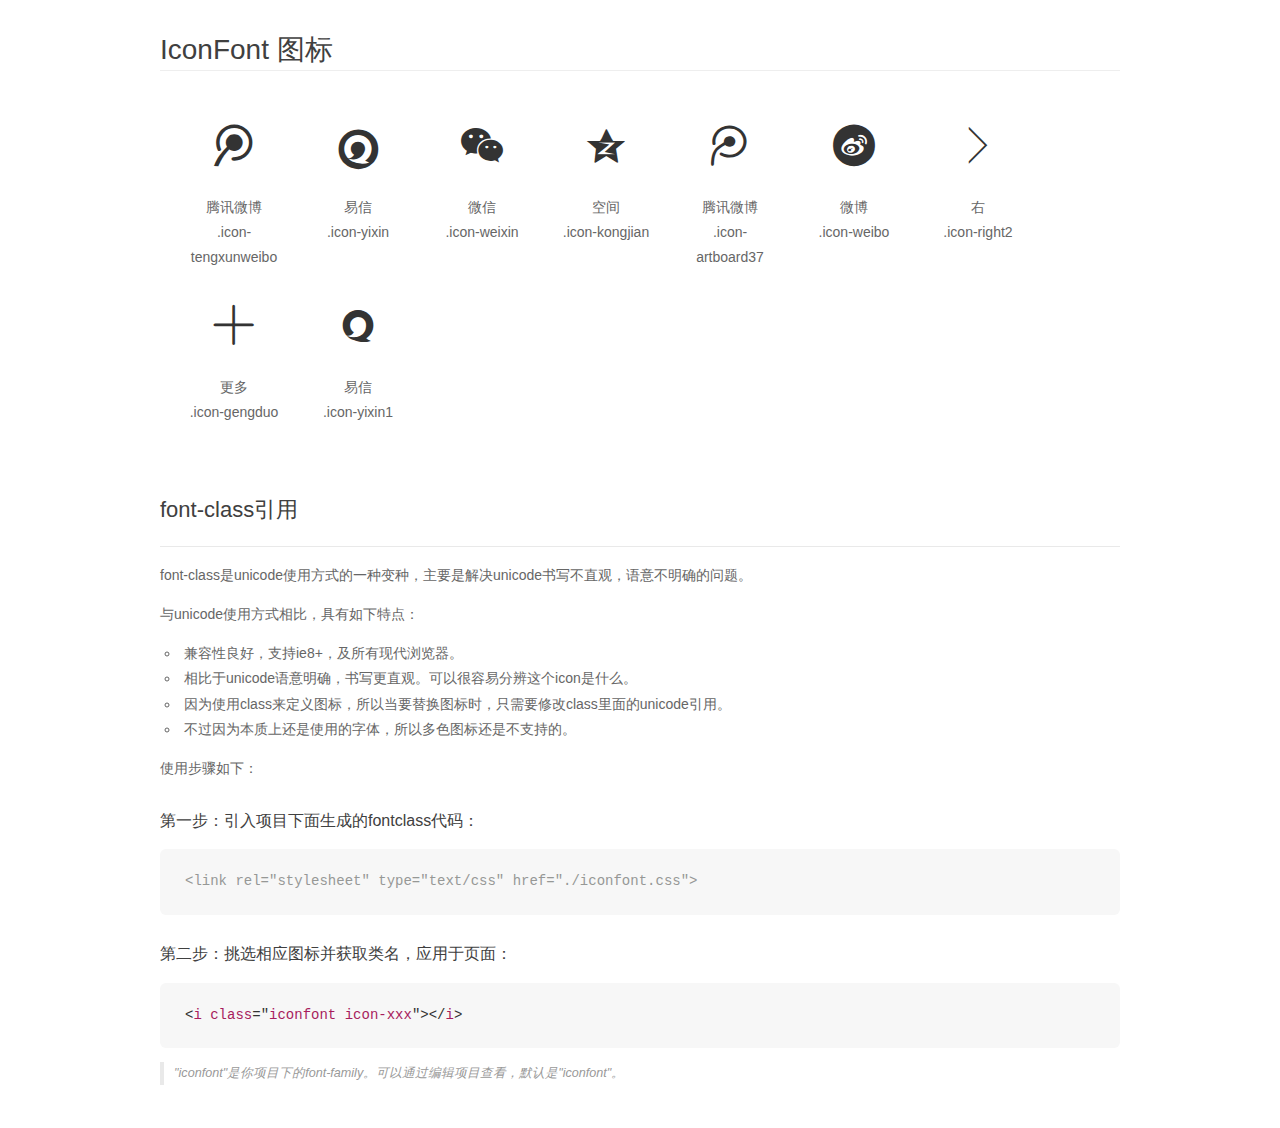
<file: iconfont/demo_fontclass.html>
<!DOCTYPE html>
<html>
<head>
    <meta charset="utf-8"/>
    <title>IconFont</title>
    <link rel="stylesheet" href="demo.css">
    <link rel="stylesheet" href="iconfont.css">
</head>
<body>
    <div class="main markdown">
        <h1>IconFont 图标</h1>
        <ul class="icon_lists clear">
            
                <li>
                <i class="icon iconfont icon-tengxunweibo"></i>
                    <div class="name">腾讯微博</div>
                    <div class="fontclass">.icon-tengxunweibo</div>
                </li>
            
                <li>
                <i class="icon iconfont icon-yixin"></i>
                    <div class="name">易信</div>
                    <div class="fontclass">.icon-yixin</div>
                </li>
            
                <li>
                <i class="icon iconfont icon-weixin"></i>
                    <div class="name">微信</div>
                    <div class="fontclass">.icon-weixin</div>
                </li>
            
                <li>
                <i class="icon iconfont icon-kongjian"></i>
                    <div class="name">空间</div>
                    <div class="fontclass">.icon-kongjian</div>
                </li>
            
                <li>
                <i class="icon iconfont icon-artboard37"></i>
                    <div class="name">腾讯微博</div>
                    <div class="fontclass">.icon-artboard37</div>
                </li>
            
                <li>
                <i class="icon iconfont icon-weibo"></i>
                    <div class="name">微博</div>
                    <div class="fontclass">.icon-weibo</div>
                </li>
            
                <li>
                <i class="icon iconfont icon-right2"></i>
                    <div class="name">右</div>
                    <div class="fontclass">.icon-right2</div>
                </li>
            
                <li>
                <i class="icon iconfont icon-gengduo"></i>
                    <div class="name">更多</div>
                    <div class="fontclass">.icon-gengduo</div>
                </li>
            
                <li>
                <i class="icon iconfont icon-yixin1"></i>
                    <div class="name">易信</div>
                    <div class="fontclass">.icon-yixin1</div>
                </li>
            
        </ul>

        <h2 id="font-class-">font-class引用</h2>
        <hr>

        <p>font-class是unicode使用方式的一种变种，主要是解决unicode书写不直观，语意不明确的问题。</p>
        <p>与unicode使用方式相比，具有如下特点：</p>
        <ul>
        <li>兼容性良好，支持ie8+，及所有现代浏览器。</li>
        <li>相比于unicode语意明确，书写更直观。可以很容易分辨这个icon是什么。</li>
        <li>因为使用class来定义图标，所以当要替换图标时，只需要修改class里面的unicode引用。</li>
        <li>不过因为本质上还是使用的字体，所以多色图标还是不支持的。</li>
        </ul>
        <p>使用步骤如下：</p>
        <h3 id="-fontclass-">第一步：引入项目下面生成的fontclass代码：</h3>


        <pre><code class="lang-js hljs javascript"><span class="hljs-comment">&lt;link rel="stylesheet" type="text/css" href="./iconfont.css"&gt;</span></code></pre>
        <h3 id="-">第二步：挑选相应图标并获取类名，应用于页面：</h3>
        <pre><code class="lang-css hljs">&lt;<span class="hljs-selector-tag">i</span> <span class="hljs-selector-tag">class</span>="<span class="hljs-selector-tag">iconfont</span> <span class="hljs-selector-tag">icon-xxx</span>"&gt;&lt;/<span class="hljs-selector-tag">i</span>&gt;</code></pre>
        <blockquote>
        <p>"iconfont"是你项目下的font-family。可以通过编辑项目查看，默认是"iconfont"。</p>
        </blockquote>
    </div>
</body>
</html>
</file>
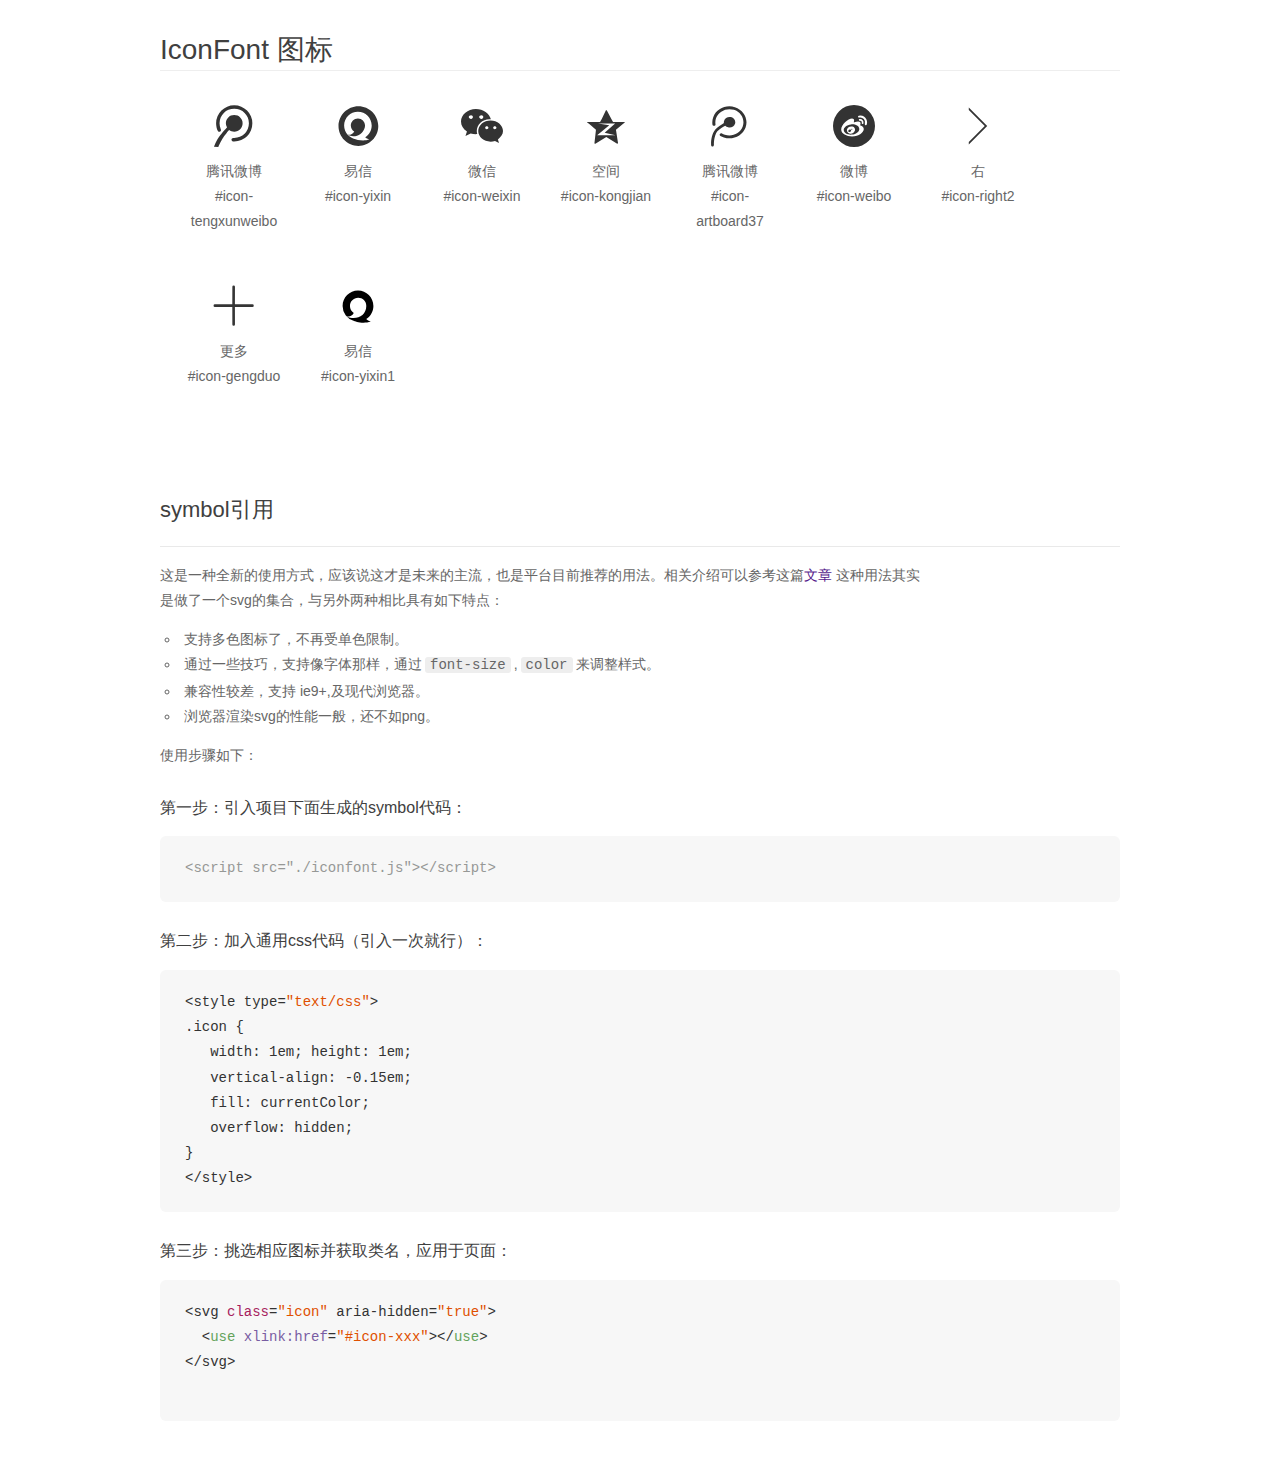
<file: iconfont/demo_symbol.html>
<!DOCTYPE html>
<html>
<head>
    <meta charset="utf-8"/>
    <title>IconFont</title>
    <link rel="stylesheet" href="demo.css">
    <script src="iconfont.js"></script>

    <style type="text/css">
        .icon {
          /* 通过设置 font-size 来改变图标大小 */
          width: 1em; height: 1em;
          /* 图标和文字相邻时，垂直对齐 */
          vertical-align: -0.15em;
          /* 通过设置 color 来改变 SVG 的颜色/fill */
          fill: currentColor;
          /* path 和 stroke 溢出 viewBox 部分在 IE 下会显示
             normalize.css 中也包含这行 */
          overflow: hidden;
        }

    </style>
</head>
<body>
    <div class="main markdown">
        <h1>IconFont 图标</h1>
        <ul class="icon_lists clear">
            
                <li>
                    <svg class="icon" aria-hidden="true">
                        <use xlink:href="#icon-tengxunweibo"></use>
                    </svg>
                    <div class="name">腾讯微博</div>
                    <div class="fontclass">#icon-tengxunweibo</div>
                </li>
            
                <li>
                    <svg class="icon" aria-hidden="true">
                        <use xlink:href="#icon-yixin"></use>
                    </svg>
                    <div class="name">易信</div>
                    <div class="fontclass">#icon-yixin</div>
                </li>
            
                <li>
                    <svg class="icon" aria-hidden="true">
                        <use xlink:href="#icon-weixin"></use>
                    </svg>
                    <div class="name">微信</div>
                    <div class="fontclass">#icon-weixin</div>
                </li>
            
                <li>
                    <svg class="icon" aria-hidden="true">
                        <use xlink:href="#icon-kongjian"></use>
                    </svg>
                    <div class="name">空间</div>
                    <div class="fontclass">#icon-kongjian</div>
                </li>
            
                <li>
                    <svg class="icon" aria-hidden="true">
                        <use xlink:href="#icon-artboard37"></use>
                    </svg>
                    <div class="name">腾讯微博</div>
                    <div class="fontclass">#icon-artboard37</div>
                </li>
            
                <li>
                    <svg class="icon" aria-hidden="true">
                        <use xlink:href="#icon-weibo"></use>
                    </svg>
                    <div class="name">微博</div>
                    <div class="fontclass">#icon-weibo</div>
                </li>
            
                <li>
                    <svg class="icon" aria-hidden="true">
                        <use xlink:href="#icon-right2"></use>
                    </svg>
                    <div class="name">右</div>
                    <div class="fontclass">#icon-right2</div>
                </li>
            
                <li>
                    <svg class="icon" aria-hidden="true">
                        <use xlink:href="#icon-gengduo"></use>
                    </svg>
                    <div class="name">更多</div>
                    <div class="fontclass">#icon-gengduo</div>
                </li>
            
                <li>
                    <svg class="icon" aria-hidden="true">
                        <use xlink:href="#icon-yixin1"></use>
                    </svg>
                    <div class="name">易信</div>
                    <div class="fontclass">#icon-yixin1</div>
                </li>
            
        </ul>


        <h2 id="symbol-">symbol引用</h2>
        <hr>

        <p>这是一种全新的使用方式，应该说这才是未来的主流，也是平台目前推荐的用法。相关介绍可以参考这篇<a href="">文章</a>
        这种用法其实是做了一个svg的集合，与另外两种相比具有如下特点：</p>
        <ul>
          <li>支持多色图标了，不再受单色限制。</li>
          <li>通过一些技巧，支持像字体那样，通过<code>font-size</code>,<code>color</code>来调整样式。</li>
          <li>兼容性较差，支持 ie9+,及现代浏览器。</li>
          <li>浏览器渲染svg的性能一般，还不如png。</li>
        </ul>
        <p>使用步骤如下：</p>
        <h3 id="-symbol-">第一步：引入项目下面生成的symbol代码：</h3>
        <pre><code class="lang-js hljs javascript"><span class="hljs-comment">&lt;script src="./iconfont.js"&gt;&lt;/script&gt;</span></code></pre>
        <h3 id="-css-">第二步：加入通用css代码（引入一次就行）：</h3>
        <pre><code class="lang-js hljs javascript">&lt;style type=<span class="hljs-string">"text/css"</span>&gt;
.icon {
   width: <span class="hljs-number">1</span>em; height: <span class="hljs-number">1</span>em;
   vertical-align: <span class="hljs-number">-0.15</span>em;
   fill: currentColor;
   overflow: hidden;
}
&lt;<span class="hljs-regexp">/style&gt;</span></code></pre>
        <h3 id="-">第三步：挑选相应图标并获取类名，应用于页面：</h3>
        <pre><code class="lang-js hljs javascript">&lt;svg <span class="hljs-class"><span class="hljs-keyword">class</span></span>=<span class="hljs-string">"icon"</span> aria-hidden=<span class="hljs-string">"true"</span>&gt;<span class="xml"><span class="hljs-tag">
  &lt;<span class="hljs-name">use</span> <span class="hljs-attr">xlink:href</span>=<span class="hljs-string">"#icon-xxx"</span>&gt;</span><span class="hljs-tag">&lt;/<span class="hljs-name">use</span>&gt;</span>
</span>&lt;<span class="hljs-regexp">/svg&gt;
        </span></code></pre>
    </div>
</body>
</html>
</file>
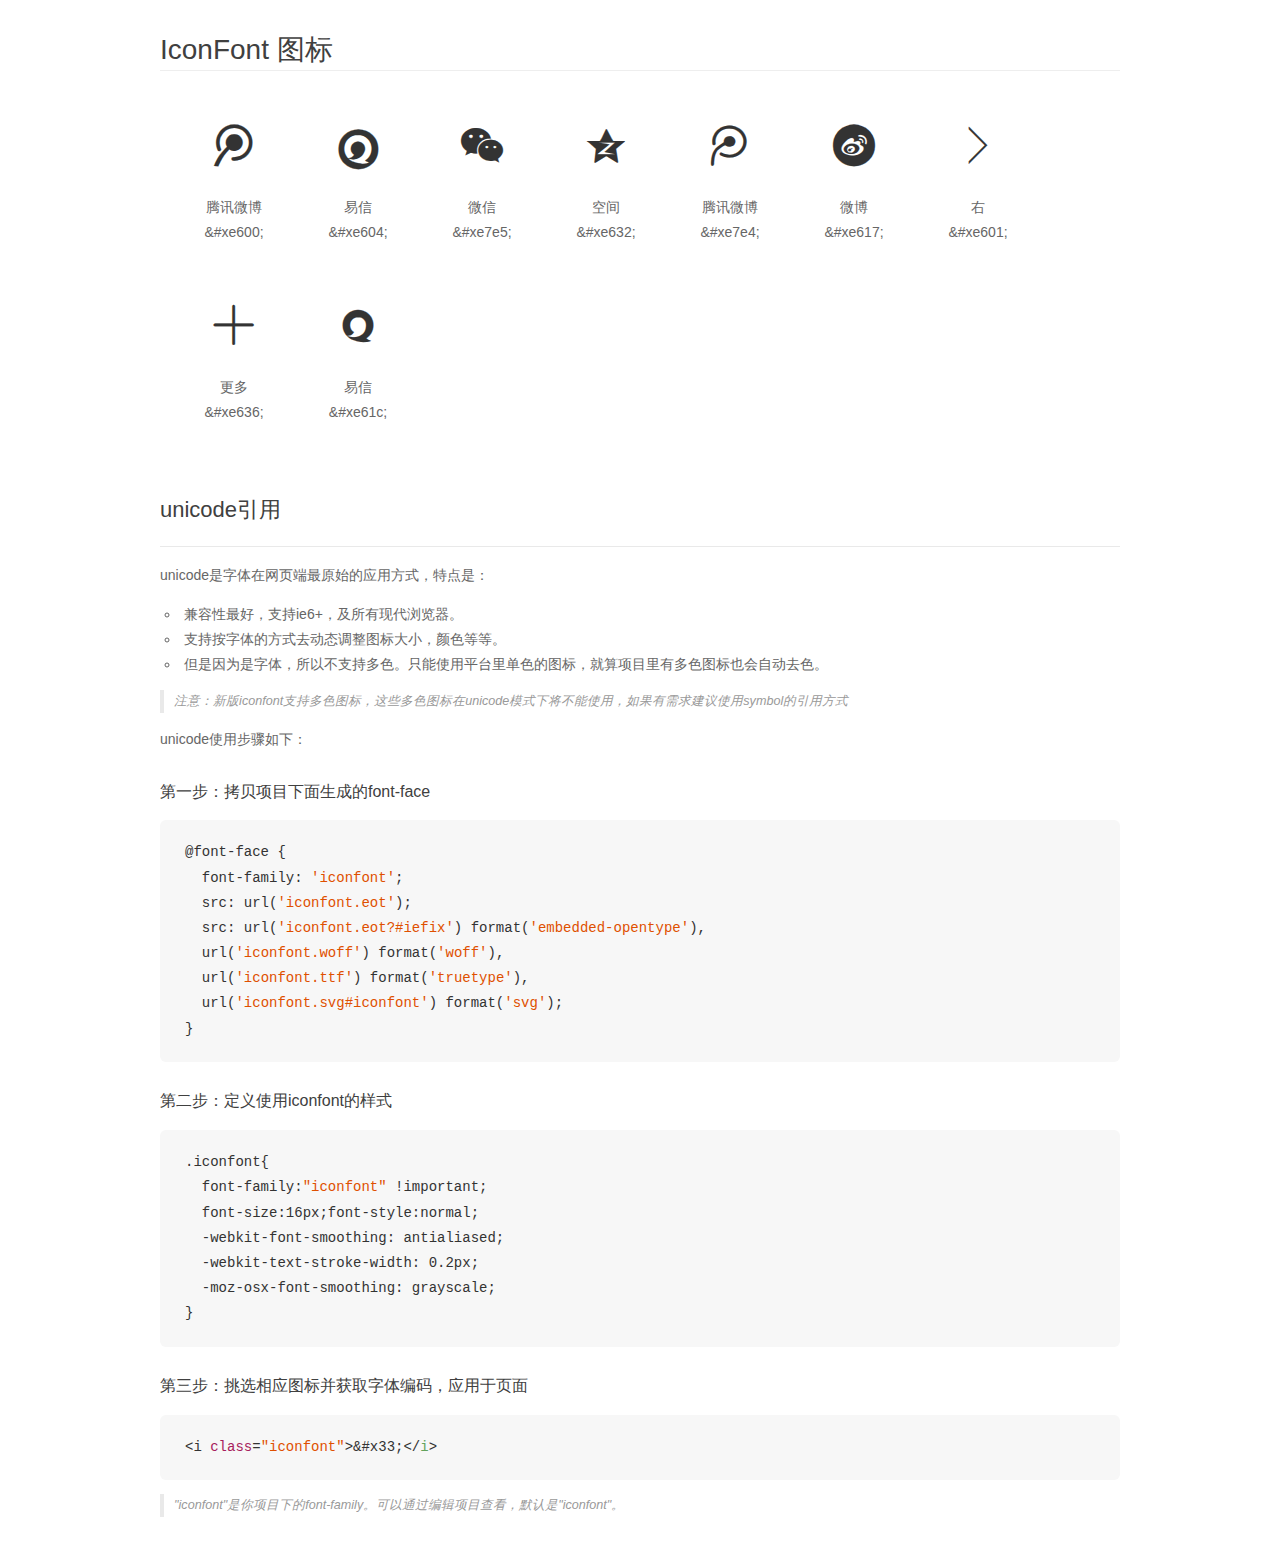
<file: iconfont/demo_unicode.html>
<!DOCTYPE html>
<html>
<head>
    <meta charset="utf-8"/>
    <title>IconFont</title>
    <link rel="stylesheet" href="demo.css">

    <style type="text/css">

        @font-face {font-family: "iconfont";
          src: url('iconfont.eot'); /* IE9*/
          src: url('iconfont.eot#iefix') format('embedded-opentype'), /* IE6-IE8 */
          url('iconfont.woff') format('woff'), /* chrome, firefox */
          url('iconfont.ttf') format('truetype'), /* chrome, firefox, opera, Safari, Android, iOS 4.2+*/
          url('iconfont.svg#iconfont') format('svg'); /* iOS 4.1- */
        }

        .iconfont {
          font-family:"iconfont" !important;
          font-size:16px;
          font-style:normal;
          -webkit-font-smoothing: antialiased;
          -webkit-text-stroke-width: 0.2px;
          -moz-osx-font-smoothing: grayscale;
        }

    </style>
</head>
<body>
    <div class="main markdown">
        <h1>IconFont 图标</h1>
        <ul class="icon_lists clear">
            
                <li>
                <i class="icon iconfont">&#xe600;</i>
                    <div class="name">腾讯微博</div>
                    <div class="code">&amp;#xe600;</div>
                </li>
            
                <li>
                <i class="icon iconfont">&#xe604;</i>
                    <div class="name">易信</div>
                    <div class="code">&amp;#xe604;</div>
                </li>
            
                <li>
                <i class="icon iconfont">&#xe7e5;</i>
                    <div class="name">微信</div>
                    <div class="code">&amp;#xe7e5;</div>
                </li>
            
                <li>
                <i class="icon iconfont">&#xe632;</i>
                    <div class="name">空间</div>
                    <div class="code">&amp;#xe632;</div>
                </li>
            
                <li>
                <i class="icon iconfont">&#xe7e4;</i>
                    <div class="name">腾讯微博</div>
                    <div class="code">&amp;#xe7e4;</div>
                </li>
            
                <li>
                <i class="icon iconfont">&#xe617;</i>
                    <div class="name">微博</div>
                    <div class="code">&amp;#xe617;</div>
                </li>
            
                <li>
                <i class="icon iconfont">&#xe601;</i>
                    <div class="name">右</div>
                    <div class="code">&amp;#xe601;</div>
                </li>
            
                <li>
                <i class="icon iconfont">&#xe636;</i>
                    <div class="name">更多</div>
                    <div class="code">&amp;#xe636;</div>
                </li>
            
                <li>
                <i class="icon iconfont">&#xe61c;</i>
                    <div class="name">易信</div>
                    <div class="code">&amp;#xe61c;</div>
                </li>
            
        </ul>
        <h2 id="unicode-">unicode引用</h2>
        <hr>

        <p>unicode是字体在网页端最原始的应用方式，特点是：</p>
        <ul>
        <li>兼容性最好，支持ie6+，及所有现代浏览器。</li>
        <li>支持按字体的方式去动态调整图标大小，颜色等等。</li>
        <li>但是因为是字体，所以不支持多色。只能使用平台里单色的图标，就算项目里有多色图标也会自动去色。</li>
        </ul>
        <blockquote>
        <p>注意：新版iconfont支持多色图标，这些多色图标在unicode模式下将不能使用，如果有需求建议使用symbol的引用方式</p>
        </blockquote>
        <p>unicode使用步骤如下：</p>
        <h3 id="-font-face">第一步：拷贝项目下面生成的font-face</h3>
        <pre><code class="lang-js hljs javascript">@font-face {
  font-family: <span class="hljs-string">'iconfont'</span>;
  src: url(<span class="hljs-string">'iconfont.eot'</span>);
  src: url(<span class="hljs-string">'iconfont.eot?#iefix'</span>) format(<span class="hljs-string">'embedded-opentype'</span>),
  url(<span class="hljs-string">'iconfont.woff'</span>) format(<span class="hljs-string">'woff'</span>),
  url(<span class="hljs-string">'iconfont.ttf'</span>) format(<span class="hljs-string">'truetype'</span>),
  url(<span class="hljs-string">'iconfont.svg#iconfont'</span>) format(<span class="hljs-string">'svg'</span>);
}
</code></pre>
        <h3 id="-iconfont-">第二步：定义使用iconfont的样式</h3>
        <pre><code class="lang-js hljs javascript">.iconfont{
  font-family:<span class="hljs-string">"iconfont"</span> !important;
  font-size:<span class="hljs-number">16</span>px;font-style:normal;
  -webkit-font-smoothing: antialiased;
  -webkit-text-stroke-width: <span class="hljs-number">0.2</span>px;
  -moz-osx-font-smoothing: grayscale;
}
</code></pre>
        <h3 id="-">第三步：挑选相应图标并获取字体编码，应用于页面</h3>
        <pre><code class="lang-js hljs javascript">&lt;i <span class="hljs-class"><span class="hljs-keyword">class</span></span>=<span class="hljs-string">"iconfont"</span>&gt;&amp;#x33;<span class="xml"><span class="hljs-tag">&lt;/<span class="hljs-name">i</span>&gt;</span></span></code></pre>

        <blockquote>
        <p>"iconfont"是你项目下的font-family。可以通过编辑项目查看，默认是"iconfont"。</p>
        </blockquote>
    </div>


</body>
</html>
</file>
<file: iconfont/iconfont.css>
@font-face {font-family: "iconfont";
  src: url('iconfont.eot?t=1529894759438'); /* IE9*/
  src: url('iconfont.eot?t=1529894759438#iefix') format('embedded-opentype'), /* IE6-IE8 */
  url('[data-uri]') format('woff'),
  url('iconfont.ttf?t=1529894759438') format('truetype'), /* chrome, firefox, opera, Safari, Android, iOS 4.2+*/
  url('iconfont.svg?t=1529894759438#iconfont') format('svg'); /* iOS 4.1- */
}

.iconfont {
  font-family:"iconfont" !important;
  font-size:16px;
  font-style:normal;
  -webkit-font-smoothing: antialiased;
  -moz-osx-font-smoothing: grayscale;
}

.icon-tengxunweibo:before { content: "\e600"; }

.icon-yixin:before { content: "\e604"; }

.icon-weixin:before { content: "\e7e5"; }

.icon-kongjian:before { content: "\e632"; }

.icon-artboard37:before { content: "\e7e4"; }

.icon-weibo:before { content: "\e617"; }

.icon-right2:before { content: "\e601"; }

.icon-gengduo:before { content: "\e636"; }

.icon-yixin1:before { content: "\e61c"; }
</file>
<file: iconfont/demo.css>
*{margin: 0;padding: 0;list-style: none;}
/*
KISSY CSS Reset
理念：1. reset 的目的不是清除浏览器的默认样式，这仅是部分工作。清除和重置是紧密不可分的。
2. reset 的目的不是让默认样式在所有浏览器下一致，而是减少默认样式有可能带来的问题。
3. reset 期望提供一套普适通用的基础样式。但没有银弹，推荐根据具体需求，裁剪和修改后再使用。
特色：1. 适应中文；2. 基于最新主流浏览器。
维护：玉伯<lifesinger@gmail.com>, 正淳<ragecarrier@gmail.com>
 */

/** 清除内外边距 **/
body, h1, h2, h3, h4, h5, h6, hr, p, blockquote, /* structural elements 结构元素 */
dl, dt, dd, ul, ol, li, /* list elements 列表元素 */
pre, /* text formatting elements 文本格式元素 */
form, fieldset, legend, button, input, textarea, /* form elements 表单元素 */
th, td /* table elements 表格元素 */ {
  margin: 0;
  padding: 0;
}

/** 设置默认字体 **/
body,
button, input, select, textarea /* for ie */ {
  font: 12px/1.5 tahoma, arial, \5b8b\4f53, sans-serif;
}
h1, h2, h3, h4, h5, h6 { font-size: 100%; }
address, cite, dfn, em, var { font-style: normal; } /* 将斜体扶正 */
code, kbd, pre, samp { font-family: courier new, courier, monospace; } /* 统一等宽字体 */
small { font-size: 12px; } /* 小于 12px 的中文很难阅读，让 small 正常化 */

/** 重置列表元素 **/
ul, ol { list-style: none; }

/** 重置文本格式元素 **/
a { text-decoration: none; }
a:hover { text-decoration: underline; }


/** 重置表单元素 **/
legend { color: #000; } /* for ie6 */
fieldset, img { border: 0; } /* img 搭车：让链接里的 img 无边框 */
button, input, select, textarea { font-size: 100%; } /* 使得表单元素在 ie 下能继承字体大小 */
/* 注：optgroup 无法扶正 */

/** 重置表格元素 **/
table { border-collapse: collapse; border-spacing: 0; }

/* 清除浮动 */
.ks-clear:after, .clear:after {
  content: '\20';
  display: block;
  height: 0;
  clear: both;
}
.ks-clear, .clear {
  *zoom: 1;
}

.main {
  padding: 30px 100px;
width: 960px;
margin: 0 auto;
}
.main h1{font-size:36px; color:#333; text-align:left;margin-bottom:30px; border-bottom: 1px solid #eee;}

.helps{margin-top:40px;}
.helps pre{
  padding:20px;
  margin:10px 0;
  border:solid 1px #e7e1cd;
  background-color: #fffdef;
  overflow: auto;
}

.icon_lists{
  width: 100% !important;

}

.icon_lists li{
  float:left;
  width: 100px;
  height:180px;
  text-align: center;
  list-style: none !important;
}
.icon_lists .icon{
  font-size: 42px;
  line-height: 100px;
  margin: 10px 0;
  color:#333;
  -webkit-transition: font-size 0.25s ease-out 0s;
  -moz-transition: font-size 0.25s ease-out 0s;
  transition: font-size 0.25s ease-out 0s;

}
.icon_lists .icon:hover{
  font-size: 100px;
}



.markdown {
  color: #666;
  font-size: 14px;
  line-height: 1.8;
}

.highlight {
  line-height: 1.5;
}

.markdown img {
  vertical-align: middle;
  max-width: 100%;
}

.markdown h1 {
  color: #404040;
  font-weight: 500;
  line-height: 40px;
  margin-bottom: 24px;
}

.markdown h2,
.markdown h3,
.markdown h4,
.markdown h5,
.markdown h6 {
  color: #404040;
  margin: 1.6em 0 0.6em 0;
  font-weight: 500;
  clear: both;
}

.markdown h1 {
  font-size: 28px;
}

.markdown h2 {
  font-size: 22px;
}

.markdown h3 {
  font-size: 16px;
}

.markdown h4 {
  font-size: 14px;
}

.markdown h5 {
  font-size: 12px;
}

.markdown h6 {
  font-size: 12px;
}

.markdown hr {
  height: 1px;
  border: 0;
  background: #e9e9e9;
  margin: 16px 0;
  clear: both;
}

.markdown p,
.markdown pre {
  margin: 1em 0;
}

.markdown > p,
.markdown > blockquote,
.markdown > .highlight,
.markdown > ol,
.markdown > ul {
  width: 80%;
}

.markdown ul > li {
  list-style: circle;
}

.markdown > ul li,
.markdown blockquote ul > li {
  margin-left: 20px;
  padding-left: 4px;
}

.markdown > ul li p,
.markdown > ol li p {
  margin: 0.6em 0;
}

.markdown ol > li {
  list-style: decimal;
}

.markdown > ol li,
.markdown blockquote ol > li {
  margin-left: 20px;
  padding-left: 4px;
}

.markdown code {
  margin: 0 3px;
  padding: 0 5px;
  background: #eee;
  border-radius: 3px;
}

.markdown pre {
  border-radius: 6px;
  background: #f7f7f7;
  padding: 20px;
}

.markdown pre code {
  border: none;
  background: #f7f7f7;
  margin: 0;
}

.markdown strong,
.markdown b {
  font-weight: 600;
}

.markdown > table {
  border-collapse: collapse;
  border-spacing: 0px;
  empty-cells: show;
  border: 1px solid #e9e9e9;
  width: 95%;
  margin-bottom: 24px;
}

.markdown > table th {
  white-space: nowrap;
  color: #333;
  font-weight: 600;

}

.markdown > table th,
.markdown > table td {
  border: 1px solid #e9e9e9;
  padding: 8px 16px;
  text-align: left;
}

.markdown > table th {
  background: #F7F7F7;
}

.markdown blockquote {
  font-size: 90%;
  color: #999;
  border-left: 4px solid #e9e9e9;
  padding-left: 0.8em;
  margin: 1em 0;
  font-style: italic;
}

.markdown blockquote p {
  margin: 0;
}

.markdown .anchor {
  opacity: 0;
  transition: opacity 0.3s ease;
  margin-left: 8px;
}

.markdown .waiting {
  color: #ccc;
}

.markdown h1:hover .anchor,
.markdown h2:hover .anchor,
.markdown h3:hover .anchor,
.markdown h4:hover .anchor,
.markdown h5:hover .anchor,
.markdown h6:hover .anchor {
  opacity: 1;
  display: inline-block;
}

.markdown > br,
.markdown > p > br {
  clear: both;
}


.hljs {
  display: block;
  background: white;
  padding: 0.5em;
  color: #333333;
  overflow-x: auto;
}

.hljs-comment,
.hljs-meta {
  color: #969896;
}

.hljs-string,
.hljs-variable,
.hljs-template-variable,
.hljs-strong,
.hljs-emphasis,
.hljs-quote {
  color: #df5000;
}

.hljs-keyword,
.hljs-selector-tag,
.hljs-type {
  color: #a71d5d;
}

.hljs-literal,
.hljs-symbol,
.hljs-bullet,
.hljs-attribute {
  color: #0086b3;
}

.hljs-section,
.hljs-name {
  color: #63a35c;
}

.hljs-tag {
  color: #333333;
}

.hljs-title,
.hljs-attr,
.hljs-selector-id,
.hljs-selector-class,
.hljs-selector-attr,
.hljs-selector-pseudo {
  color: #795da3;
}

.hljs-addition {
  color: #55a532;
  background-color: #eaffea;
}

.hljs-deletion {
  color: #bd2c00;
  background-color: #ffecec;
}

.hljs-link {
  text-decoration: underline;
}

pre{
  background: #fff;
}
</file>
